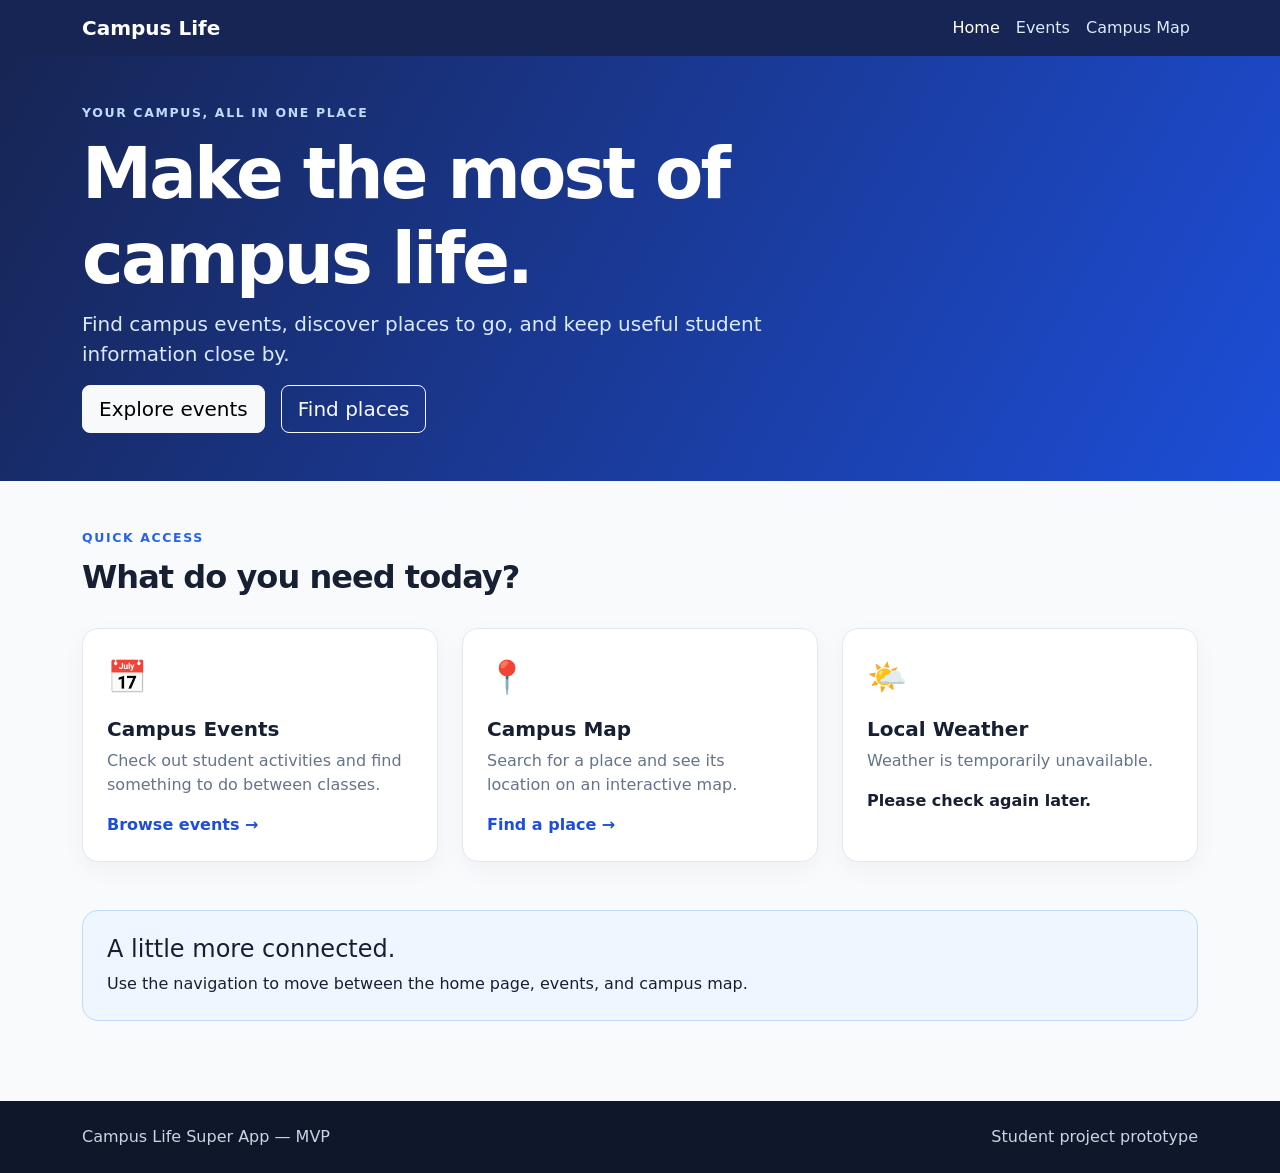
<file: index.html>
<!DOCTYPE html>
<html lang="en">
<head>
  <meta charset="UTF-8">
  <meta name="viewport" content="width=device-width, initial-scale=1.0">
  <title>Campus Life Super App | Home</title>

  <!-- Bootstrap provides responsive layouts and navigation components. -->
  <link href="https://cdn.jsdelivr.net/npm/bootstrap@5.3.3/dist/css/bootstrap.min.css" rel="stylesheet">
  <link rel="stylesheet" href="css/style.css">
</head>
<body>
  <!-- Shared navigation connects all three pages. -->
  <nav class="navbar navbar-expand-lg navbar-dark campus-nav">
    <div class="container">
      <a class="navbar-brand fw-bold" href="index.html">Campus Life</a>

      <button class="navbar-toggler" type="button"
        data-bs-toggle="collapse" data-bs-target="#mainNav"
        aria-controls="mainNav" aria-expanded="false"
        aria-label="Toggle navigation">
        <span class="navbar-toggler-icon"></span>
      </button>

      <div class="collapse navbar-collapse" id="mainNav">
        <ul class="navbar-nav ms-auto">
          <li class="nav-item">
            <a class="nav-link active" aria-current="page" href="index.html">Home</a>
          </li>
          <li class="nav-item">
            <a class="nav-link" href="events.html">Events</a>
          </li>
          <li class="nav-item">
            <a class="nav-link" href="map.html">Campus Map</a>
          </li>
        </ul>
      </div>
    </div>
  </nav>

  <main>
    <section class="hero-section">
      <div class="container py-5">
        <p class="eyebrow">YOUR CAMPUS, ALL IN ONE PLACE</p>
        <h1>Make the most of campus life.</h1>
        <p class="lead hero-copy">
          Find campus events, discover places to go, and keep useful
          student information close by.
        </p>

        <div class="d-flex flex-wrap gap-3">
          <a class="btn btn-light btn-lg" href="events.html">Explore events</a>
          <a class="btn btn-outline-light btn-lg" href="map.html">Find places</a>
        </div>
      </div>
    </section>

    <section class="container py-5">
      <div class="section-heading">
        <p class="eyebrow">QUICK ACCESS</p>
        <h2>What do you need today?</h2>
      </div>

      <div class="row g-4 mt-1">
        <div class="col-md-4">
          <article class="feature-card h-100">
            <div class="feature-icon" aria-hidden="true">📅</div>
            <h3>Campus Events</h3>
            <p>Check out student activities and find something to do between classes.</p>
            <a href="events.html" class="text-link">Browse events →</a>
          </article>
        </div>

        <div class="col-md-4">
          <article class="feature-card h-100">
            <div class="feature-icon" aria-hidden="true">📍</div>
            <h3>Campus Map</h3>
            <p>Search for a place and see its location on an interactive map.</p>
            <a href="map.html" class="text-link">Find a place →</a>
          </article>
        </div>

        <div class="col-md-4">
          <article class="feature-card h-100">
            <div class="feature-icon" aria-hidden="true">🌤️</div>
            <h3>Local Weather</h3>
            <p id="weather-status" aria-live="polite">
              Checking the current weather...
            </p>
            <div id="weather-result" class="weather-result">
              Weather will appear here.
            </div>
          </article>
        </div>
      </div>
    </section>

    <section class="container pb-5">
      <div class="tip-banner">
        <h2 class="h4">A little more connected.</h2>
        <p class="mb-0">
          Use the navigation to move between the home page, events, and campus map.
        </p>
      </div>
    </section>
  </main>

  <footer class="site-footer">
    <div class="container py-4 d-flex flex-column flex-md-row justify-content-between gap-2">
      <span>Campus Life Super App — MVP</span>
      <span>Student project prototype</span>
    </div>
  </footer>

  <script src="https://cdn.jsdelivr.net/npm/bootstrap@5.3.3/dist/js/bootstrap.bundle.min.js"></script>
  <script src="js/script.js"></script>
</body>
</html>
</file>
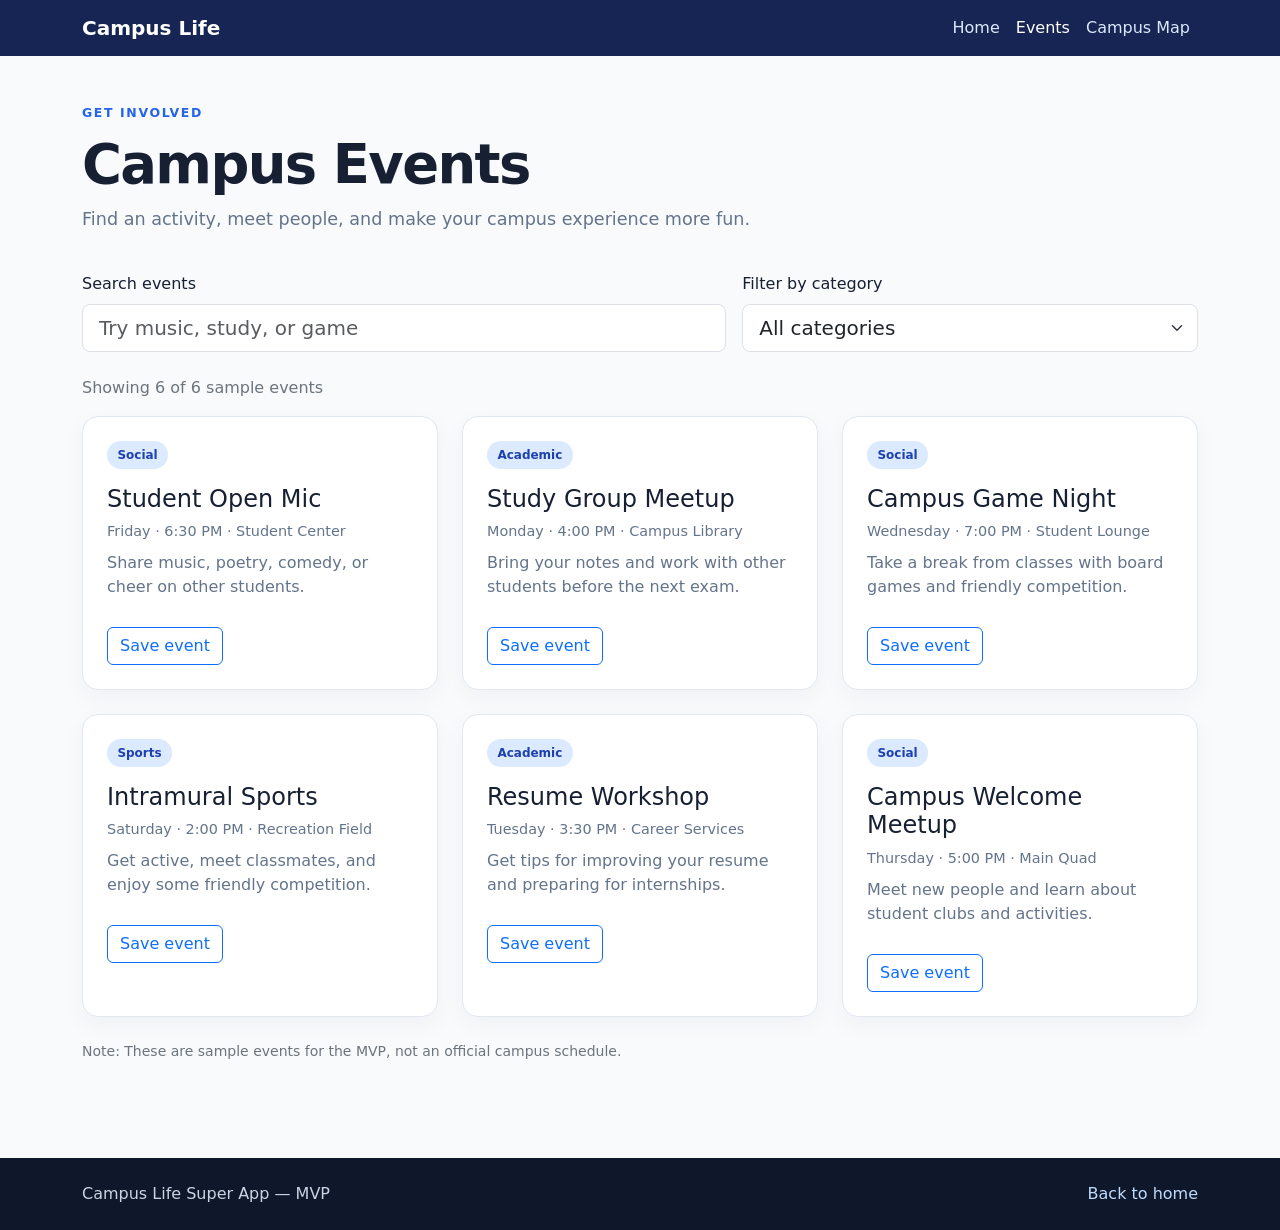
<file: events.html>
<!DOCTYPE html>
<html lang="en">
<head>
  <meta charset="UTF-8">
  <meta name="viewport" content="width=device-width, initial-scale=1.0">
  <title>Campus Life Super App | Events</title>

  <link href="https://cdn.jsdelivr.net/npm/bootstrap@5.3.3/dist/css/bootstrap.min.css" rel="stylesheet">
  <link rel="stylesheet" href="css/style.css">
</head>
<body>
  <!-- Shared navigation makes it easy to switch between pages. -->
  <nav class="navbar navbar-expand-lg navbar-dark campus-nav">
    <div class="container">
      <a class="navbar-brand fw-bold" href="index.html">Campus Life</a>

      <button class="navbar-toggler" type="button"
        data-bs-toggle="collapse" data-bs-target="#mainNav"
        aria-controls="mainNav" aria-expanded="false"
        aria-label="Toggle navigation">
        <span class="navbar-toggler-icon"></span>
      </button>

      <div class="collapse navbar-collapse" id="mainNav">
        <ul class="navbar-nav ms-auto">
          <li class="nav-item">
            <a class="nav-link" href="index.html">Home</a>
          </li>
          <li class="nav-item">
            <a class="nav-link active" aria-current="page" href="events.html">Events</a>
          </li>
          <li class="nav-item">
            <a class="nav-link" href="map.html">Campus Map</a>
          </li>
        </ul>
      </div>
    </div>
  </nav>

  <main class="container py-5">
    <p class="eyebrow">GET INVOLVED</p>
    <h1 class="page-title">Campus Events</h1>
    <p class="page-intro">
      Find an activity, meet people, and make your campus experience more fun.
    </p>

    <div class="row g-3 align-items-end my-4">
      <div class="col-md-7">
        <label for="event-search" class="form-label">Search events</label>
        <input id="event-search" class="form-control form-control-lg"
          type="search" placeholder="Try music, study, or game">
      </div>

      <div class="col-md-5">
        <label for="event-category" class="form-label">Filter by category</label>
        <select id="event-category" class="form-select form-select-lg">
          <option value="all">All categories</option>
          <option value="social">Social</option>
          <option value="academic">Academic</option>
          <option value="sports">Sports</option>
        </select>
      </div>
    </div>

    <p id="event-count" class="text-secondary" aria-live="polite">
      Showing all events
    </p>

    <!-- JavaScript inserts event cards into this container. -->
    <div id="events-list" class="row g-4"></div>

    <div id="no-events" class="empty-state d-none">
      No events match that search. Try another word or category.
    </div>

    <p class="small text-secondary mt-4">
      Note: These are sample events for the MVP, not an official campus schedule.
    </p>
  </main>

  <footer class="site-footer">
    <div class="container py-4 d-flex flex-column flex-md-row justify-content-between gap-2">
      <span>Campus Life Super App — MVP</span>
      <a href="index.html">Back to home</a>
    </div>
  </footer>

  <script src="https://cdn.jsdelivr.net/npm/bootstrap@5.3.3/dist/js/bootstrap.bundle.min.js"></script>
  <script src="js/script.js"></script>
</body>
</html>
</file>
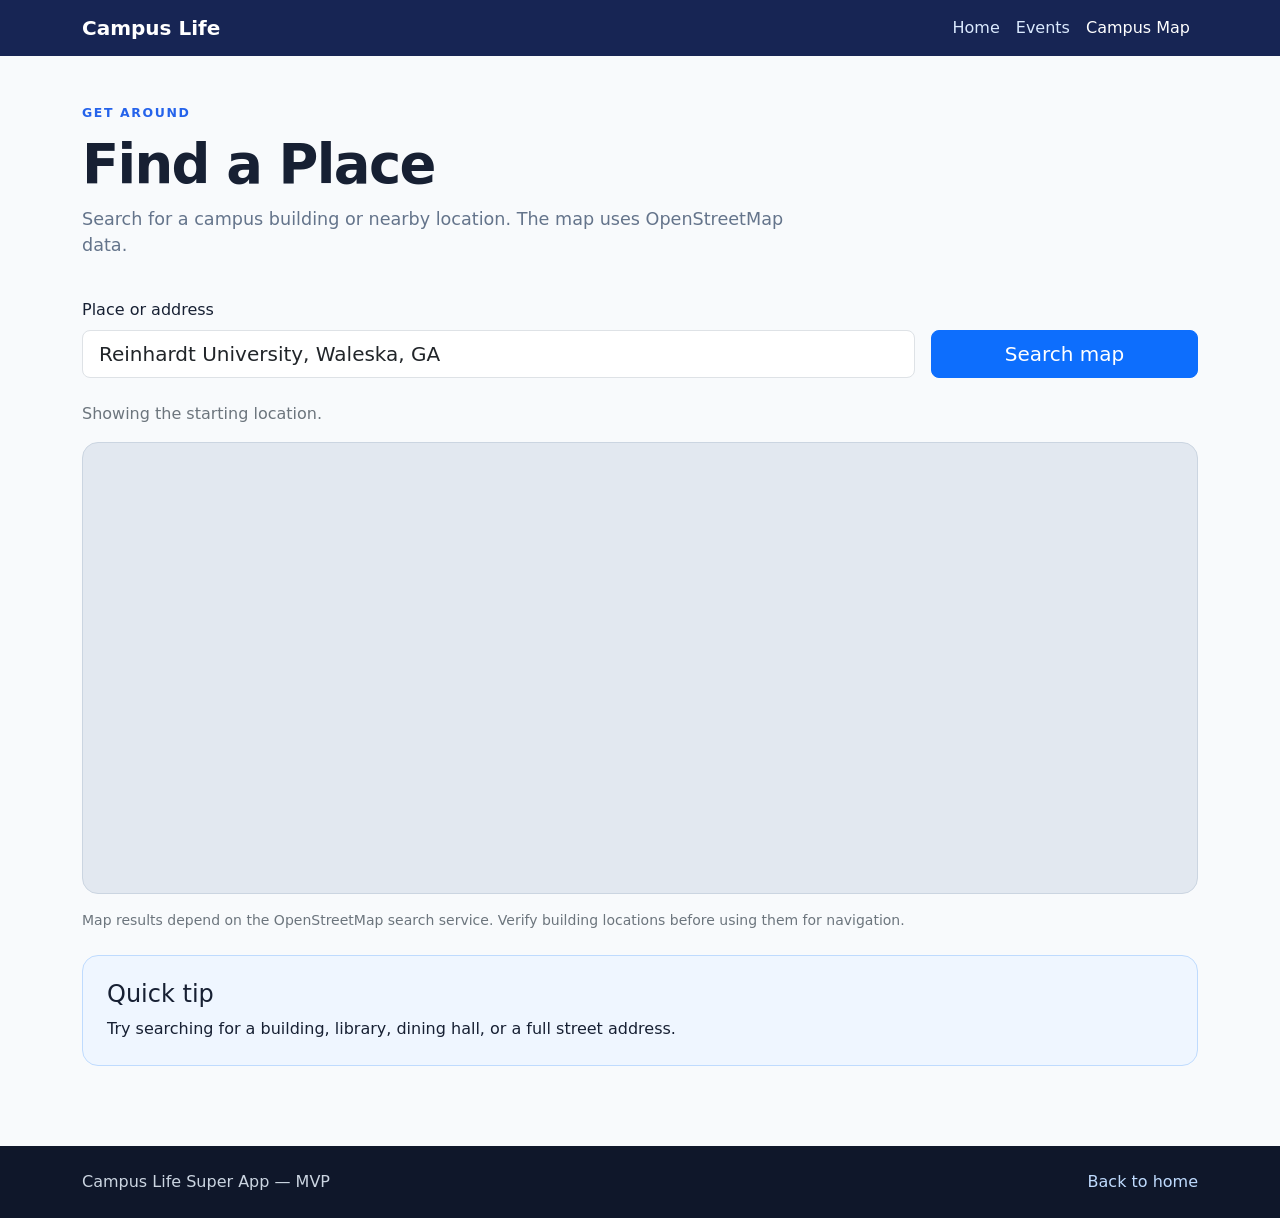
<file: map.html>
<!DOCTYPE html>
<html lang="en">
<head>
  <meta charset="UTF-8">
  <meta name="viewport" content="width=device-width, initial-scale=1.0">
  <title>Campus Life Super App | Campus Map</title>

  <link href="https://cdn.jsdelivr.net/npm/bootstrap@5.3.3/dist/css/bootstrap.min.css" rel="stylesheet">
  <link rel="stylesheet" href="css/style.css">
</head>
<body>
  <!-- Shared navigation connects this page to the rest of the project. -->
  <nav class="navbar navbar-expand-lg navbar-dark campus-nav">
    <div class="container">
      <a class="navbar-brand fw-bold" href="index.html">Campus Life</a>

      <button class="navbar-toggler" type="button"
        data-bs-toggle="collapse" data-bs-target="#mainNav"
        aria-controls="mainNav" aria-expanded="false"
        aria-label="Toggle navigation">
        <span class="navbar-toggler-icon"></span>
      </button>

      <div class="collapse navbar-collapse" id="mainNav">
        <ul class="navbar-nav ms-auto">
          <li class="nav-item">
            <a class="nav-link" href="index.html">Home</a>
          </li>
          <li class="nav-item">
            <a class="nav-link" href="events.html">Events</a>
          </li>
          <li class="nav-item">
            <a class="nav-link active" aria-current="page" href="map.html">Campus Map</a>
          </li>
        </ul>
      </div>
    </div>
  </nav>

  <main class="container py-5">
    <p class="eyebrow">GET AROUND</p>
    <h1 class="page-title">Find a Place</h1>
    <p class="page-intro">
      Search for a campus building or nearby location. The map uses OpenStreetMap data.
    </p>

    <form id="place-form" class="row g-3 my-4">
      <div class="col-md-9">
        <label for="place-search" class="form-label">Place or address</label>
        <input id="place-search" class="form-control form-control-lg"
          type="search"
          placeholder="Example: Reinhardt University, Waleska, GA"
          value="Reinhardt University, Waleska, GA"
          required>
      </div>

      <div class="col-md-3 d-flex align-items-end">
        <button class="btn btn-primary btn-lg w-100" type="submit">
          Search map
        </button>
      </div>
    </form>

    <p id="map-status" class="text-secondary" aria-live="polite">
      Showing the starting location.
    </p>

    <div class="map-frame">
      <iframe
        id="campus-map"
        title="Map showing the searched location"
        src="https://www.openstreetmap.org/export/embed.html?bbox=-84.60%2C34.30%2C-84.53%2C34.35&layer=mapnik"
        loading="lazy">
      </iframe>
    </div>

    <p class="small text-secondary mt-3">
      Map results depend on the OpenStreetMap search service. Verify building
      locations before using them for navigation.
    </p>

    <div class="tip-banner mt-4">
      <h2 class="h4">Quick tip</h2>
      <p class="mb-0">
        Try searching for a building, library, dining hall, or a full street address.
      </p>
    </div>
  </main>

  <footer class="site-footer">
    <div class="container py-4 d-flex flex-column flex-md-row justify-content-between gap-2">
      <span>Campus Life Super App — MVP</span>
      <a href="index.html">Back to home</a>
    </div>
  </footer>

  <script src="https://cdn.jsdelivr.net/npm/bootstrap@5.3.3/dist/js/bootstrap.bundle.min.js"></script>
  <script src="js/script.js"></script>
</body>
</html>
</file>
<file: css/style.css>
:root {
  --campus-navy: #172554;
  --campus-blue: #1d4ed8;
  --campus-light: #eff6ff;
  --campus-text: #172033;
  --campus-muted: #64748b;
}

body {
  color: var(--campus-text);
  background: #f8fafc;
  font-family: system-ui, -apple-system, BlinkMacSystemFont, "Segoe UI", sans-serif;
}


.campus-nav {
  background: var(--campus-navy);
}

.campus-nav .nav-link {
  color: #dbeafe;
}

.campus-nav .nav-link:hover,
.campus-nav .nav-link.active {
  color: #fff;
}


.hero-section {
  color: white;
  background: linear-gradient(120deg, #172554, #1d4ed8);
}

.hero-section h1 {
  max-width: 760px;
  font-size: clamp(2.4rem, 6vw, 4.4rem);
  font-weight: 800;
  letter-spacing: -0.04em;
}

.hero-copy {
  max-width: 680px;
  color: #dbeafe;
}

.eyebrow {
  margin-bottom: 0.6rem;
  color: #2563eb;
  font-size: 0.78rem;
  font-weight: 800;
  letter-spacing: 0.13em;
}

.hero-section .eyebrow {
  color: #bfdbfe;
}

.section-heading h2,
.page-title {
  font-weight: 800;
  letter-spacing: -0.03em;
}

.page-title {
  font-size: clamp(2.2rem, 5vw, 3.4rem);
}

.page-intro {
  max-width: 720px;
  color: var(--campus-muted);
  font-size: 1.1rem;
}


.feature-card,
.event-card {
  padding: 1.5rem;
  background: #fff;
  border: 1px solid #e2e8f0;
  border-radius: 1rem;
  box-shadow: 0 8px 25px rgba(15, 23, 42, 0.04);
}

.feature-card h3 {
  margin-top: 1rem;
  font-size: 1.25rem;
  font-weight: 750;
}

.feature-card p,
.event-card p {
  color: var(--campus-muted);
}

.feature-icon {
  font-size: 2rem;
}

.text-link {
  color: var(--campus-blue);
  font-weight: 700;
  text-decoration: none;
}

.text-link:hover {
  text-decoration: underline;
}


.weather-result {
  font-weight: 750;
}

.tip-banner {
  padding: 1.5rem;
  border: 1px solid #bfdbfe;
  border-radius: 1rem;
  background: var(--campus-light);
}


.event-card {
  height: 100%;
}

.event-meta {
  color: var(--campus-muted);
  font-size: 0.9rem;
}

.category-pill {
  display: inline-block;
  padding: 0.3rem 0.65rem;
  border-radius: 999px;
  background: #dbeafe;
  color: #1e40af;
  font-size: 0.75rem;
  font-weight: 800;
  text-transform: capitalize;
}

.save-event {
  margin-top: 0.75rem;
}

.empty-state {
  padding: 2rem;
  border: 1px dashed #94a3b8;
  border-radius: 1rem;
  text-align: center;
  color: var(--campus-muted);
}


.map-frame {
  overflow: hidden;
  min-height: 400px;
  border: 1px solid #cbd5e1;
  border-radius: 1rem;
  background: #e2e8f0;
}

.map-frame iframe {
  display: block;
  width: 100%;
  height: 450px;
  border: 0;
}


.site-footer {
  margin-top: 2rem;
  background: #0f172a;
  color: #cbd5e1;
}

.site-footer a {
  color: #bfdbfe;
  text-decoration: none;
}

.site-footer a:hover {
  text-decoration: underline;
}


@media (max-width: 576px) {
  .hero-section .container {
    padding-top: 3rem !important;
    padding-bottom: 3rem !important;
  }

  .feature-card,
  .event-card {
    padding: 1.2rem;
  }

  .map-frame iframe {
    height: 360px;
  }
}
</file>
